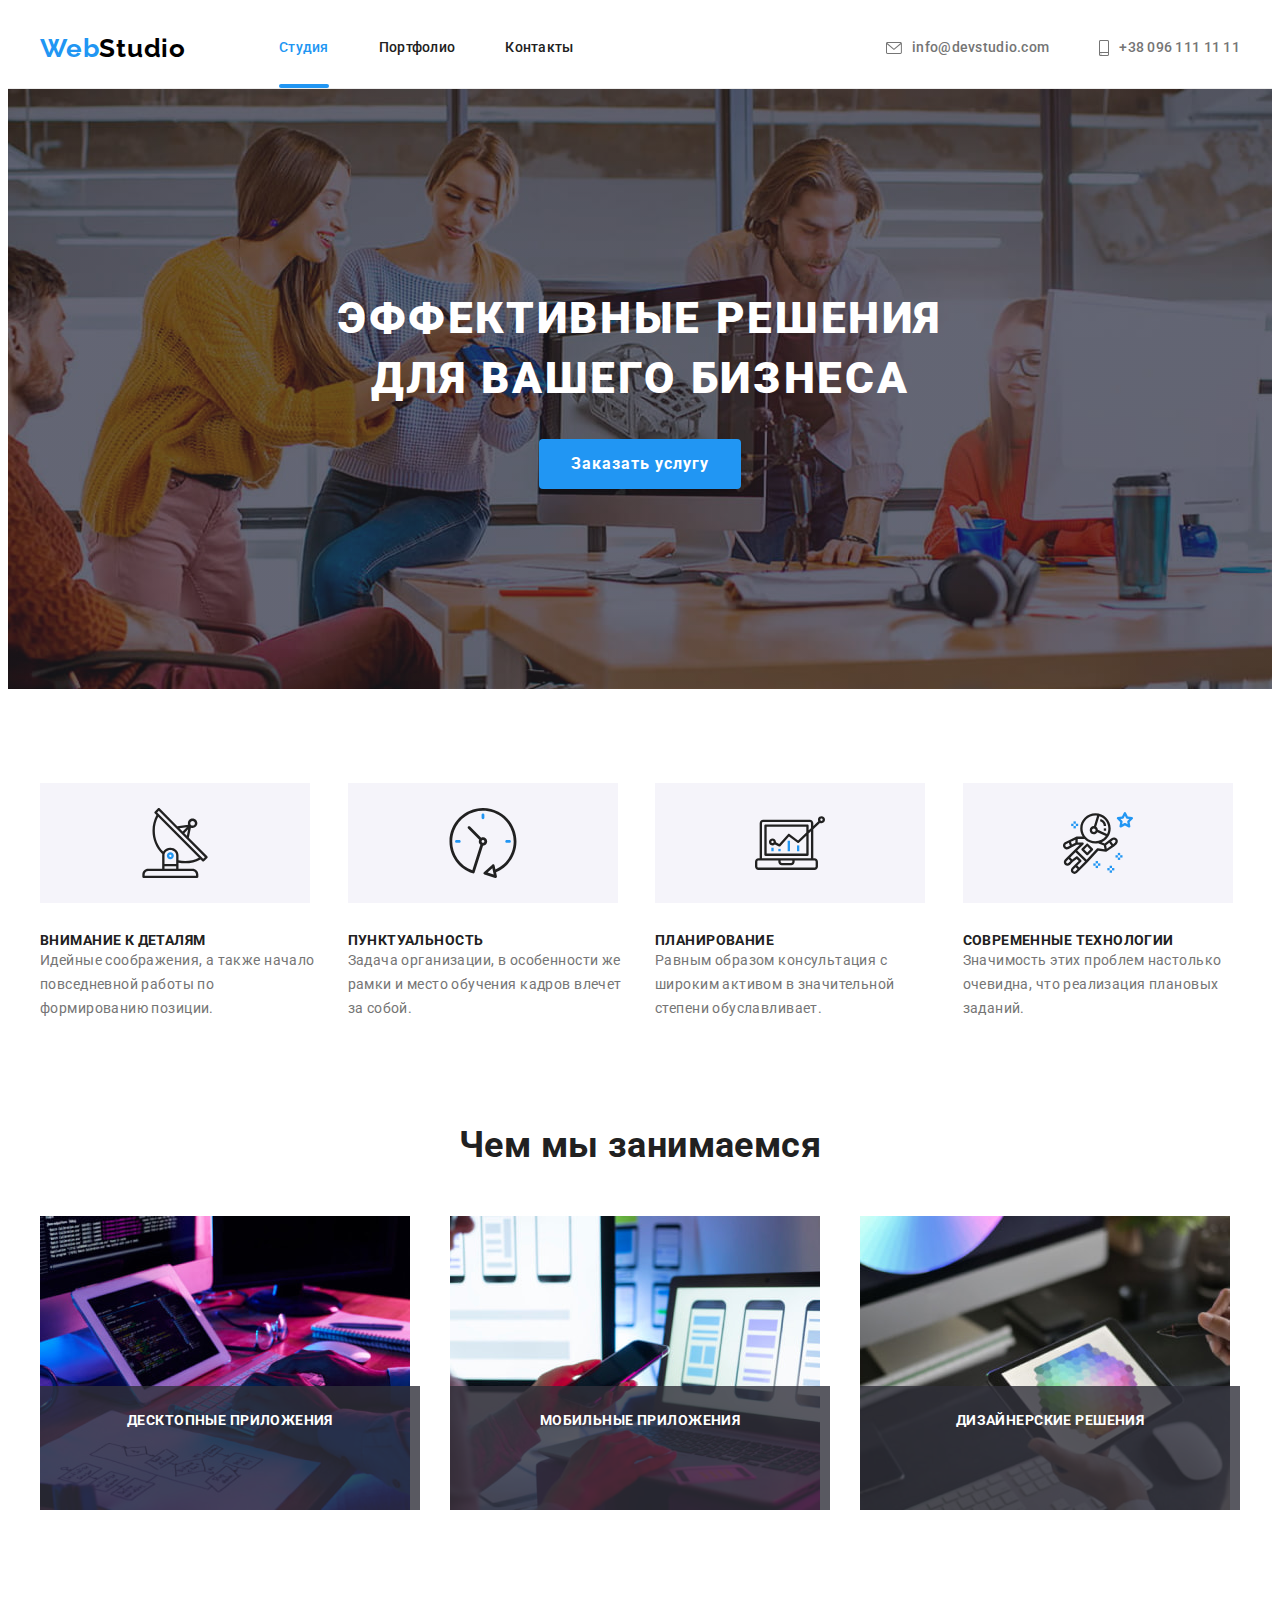
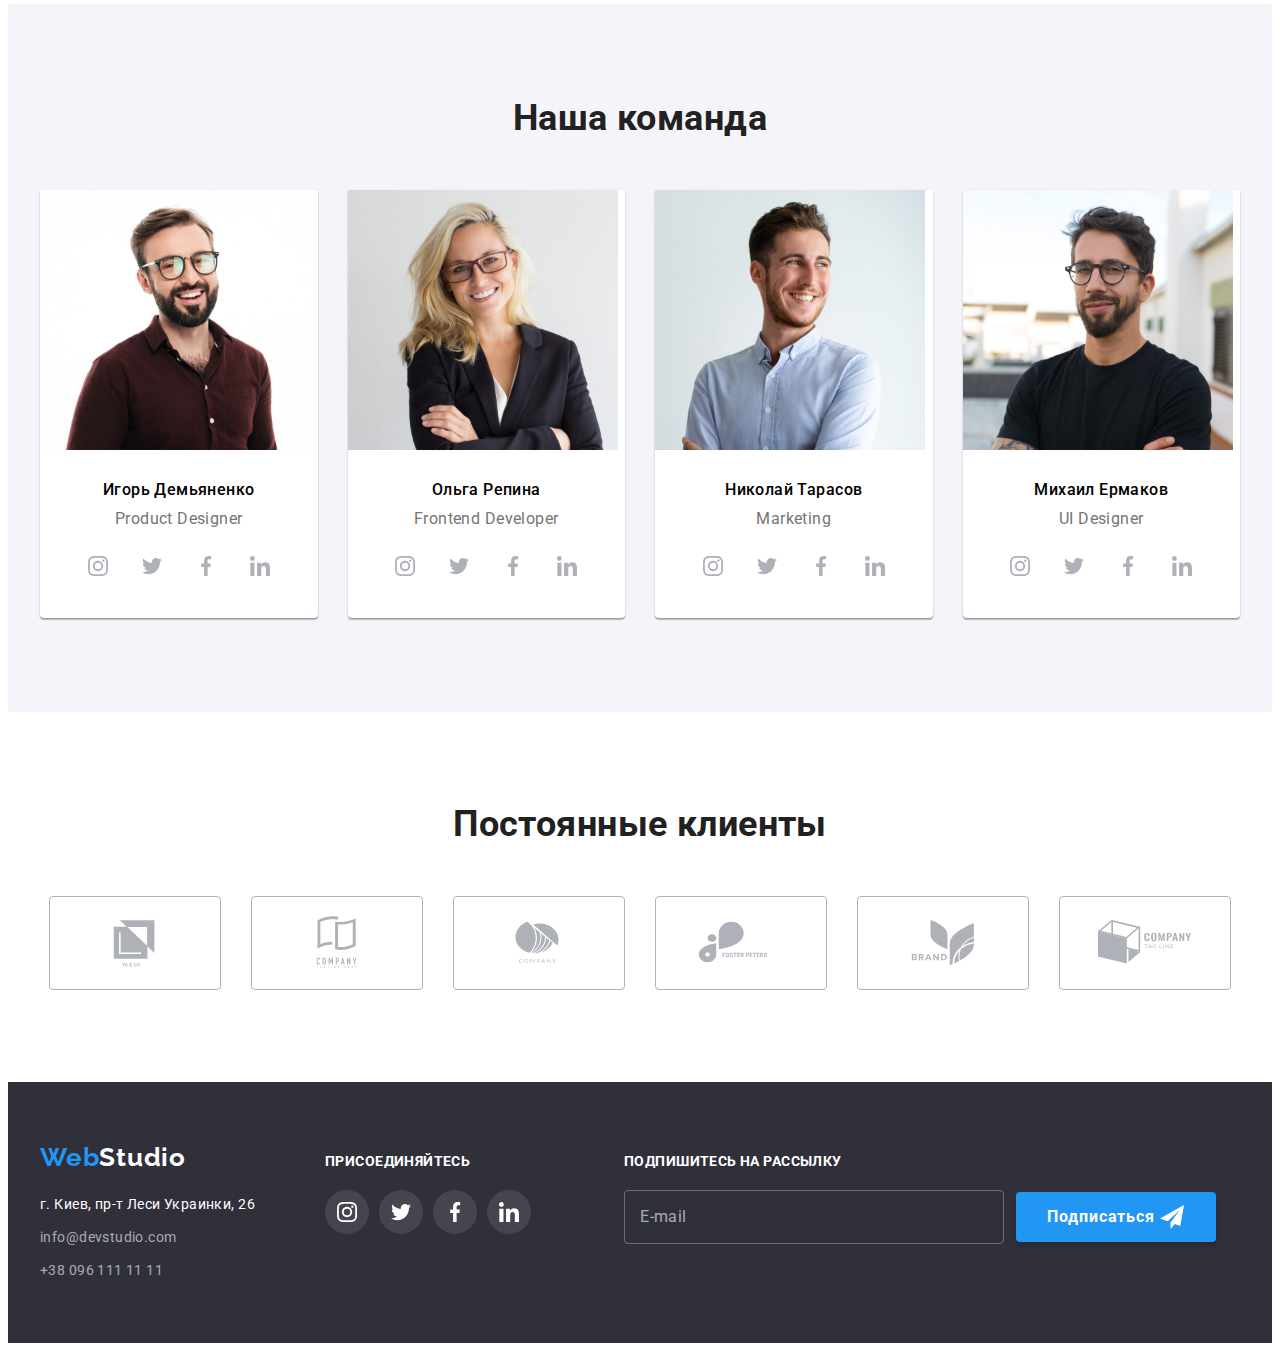
<file: index.html>
<!DOCTYPE html>
<html lang="en">

<head>
  <meta charset="UTF-8" />
  <meta http-equiv="X-UA-Compatible" content="IE=edge" />
  <meta name="viewport" content="width=device-width, initial-scale=1.0" />
  <title>Web Studio</title>
  <!-- Project fonts -->
  <link rel="preconnect" href="https://fonts.googleapis.com" />
  <link rel="preconnect" href="https://fonts.gstatic.com" crossorigin />
  <link href="https://fonts.googleapis.com/css2?family=Raleway:wght@700&family=Roboto:wght@400;500;700;900&display=swap"
    rel="stylesheet" />
  <!-- Normalize -->
  <link rel="stylesheet" href="https://cdnjs.cloudflare.com/ajax/libs/modern-normalize/1.1.0/modern-normalize.min.css"
    integrity="sha512-wpPYUAdjBVSE4KJnH1VR1HeZfpl1ub8YT/NKx4PuQ5NmX2tKuGu6U/JRp5y+Y8XG2tV+wKQpNHVUX03MfMFn9Q=="
    crossorigin="anonymous" referrerpolicy="no-referrer" />
  <!-- Custom styles -->
  <link rel="stylesheet" href="./css/styles.css" />
  <link rel="stylesheet" href="./css/main.min.css" />
</head>

<body>
  <!-- Шапка  сайту-->
  <header class="header">
    <div class="header__container container ">
      <a href="./index.html" class="header__logo logo">Web<span class="logo--black">Studio</span> </a>
      <nav class="navigation">
        <ul class="navigation__list list">
          <li class="navigation__item">
            <a class="navigation__link navigation__link--current" href="./index.html">Студия</a>
          </li>
          <li class="navigation__item">
            <a class="navigation__link" href="./portfolio.html">Портфолио</a>
          </li>
          <li class="navigation__item">
            <a class="navigation__link" href="#contacts">Контакты</a>
          </li>
        </ul>
      </nav>
      <ul class="header-contacts__list list">
        <li class="header-contacts__item">
          <a class="header-contacts__link" href="mailto:info@devstudio.com">
            <svg class="header-contacts__icon" width="16px" height="12px">
              <use href="./images/sprite.svg#icon-envelope "></use>
            </svg>
            info@devstudio.com</a>
        </li>
        <li class="header-contacts__item">
          <a class="header-contacts__link" href="tel:380961111111">
            <svg class="header-contacts__icon" width="10px" height="16px">
              <use href="./images/sprite.svg#icon-smartphone "></use>
            </svg>
            +38 096 111 11 11</a>
        </li>
      </ul>
    </div>
  </header>
  <main>
    <!-- Секція "герой" -->
    <section class="hero">
      <div class="container">
        <h1 class="hero__title">Эффективные решения для вашего бизнеса</h1>
        <button class="button" type="button" name="order" data-modal-open>
          Заказать услугу
        </button>
        <div class="modal-form__backdrop is-hidden" data-modal>
          <div class="modal-form__section">
            <button class="modal-form__close-btn" data-modal-close>
              <svg width="11px" height="11px">
                <use href="./images/sprite.svg#icon-vector"></use>
              </svg>
            </button>
            <form class="modal-form" autocomplete="off">
              <b class="modal-form__title">Оставьте свои данные, мы вам перезвоним</b>
              <!-- Ім`я -->
              <label class="modal-form__field">
                <span class="modal-form__label">Имя</span>
                <span class="modal-form__container">
                  <input type="text" class="modal-form__input" name="name" placeholder=" " />
                  <svg class="modal-form__icon" width="18" height="18">
                    <use href="./images/sprite.svg#icon-name"></use>
                  </svg>
                </span>
              </label>
              <!-- Телефон -->
              <label class="modal-form__field">
                <span class="modal-form__label">Телефон</span>
                <span class="modal-form__container">
                  <input type="tel" class="modal-form__input" name="tel" placeholder=" " />
                  <svg class="modal-form__icon" width="18" height="18">
                    <use href="./images/sprite.svg#icon-phone"></use>
                  </svg>
                </span>
              </label>
              <!-- Пошта -->
              <label class="modal-form__field">
                <span class="modal-form__label">Почта</span>
                <span class="modal-form__container">
                  <input type="email" class="modal-form__input" name="email" placeholder=" " />
                  <svg class="modal-form__icon" width="18" height="18">
                    <use href="./images/sprite.svg#icon-mail"></use>
                  </svg>
                </span>
              </label>
              <!-- Коментар -->
              <label class="modal-form__field">
                <span class="modal-form__label">Коментарии</span>
                <textarea class="modal-form__textarea modal-form__input" name="feedback" rows="5" placeholder="Введите текст"></textarea>
              </label>
              <!-- Згода на умови договору -->
              <label class="modal-form__checkbox-label">
                <input type="checkbox" class="modal-form__checkbox" name="checkbox" />
                <span class="modal-form__checkbox--custom">
                  <svg class="modal-form__checkbox-icon" width="16" height="15">
                    <use href="./images/sprite.svg#icon-checked"></use>
                  </svg>
                </span>
                <span class="modal-form__polyce">Соглашаюсь с рассылкой и принимаю <a href="" class="modal-form__contract">Условия
                    договора</a></span>
              </label>
              <!-- Кнопка "Відправити" -->
              <button class="button" type="submit">Отправить</button>
            </form>
          </div>        
        </div>
      </div>
    </section>
    <!-- Секція "переваги" (назва секції прихована)-->
    <section class="advantage">
      <div class="container">
        <h2 class="section-title invisible">Преимущества</h2>
        <ul class="advantage__list list grid">
          <li class="advantage__item grid__item">
            <div class="advantage__picture-box">
              <svg class="advantage__icon" width="70" height="70">
                <use href="./images/sprite.svg#icon-antenna"></use>
              </svg>
            </div>
            <h3 class="advantage__title">Внимание к деталям</h3>
            <p class="advantage__text">
              Идейные соображения, а также начало повседневной работы по формированию позиции.
            </p>
          </li>
          <li class="advantage__item grid__item">
            <div class="advantage__picture-box">
              <svg class="advantage__icon" width="70" height="70">
                <use href="./images/sprite.svg#icon-clock"></use>
              </svg>
            </div>
            <h3 class="advantage__title">Пунктуальность</h3>
            <p class="advantage__text">
              Задача организации, в особенности же рамки и место обучения кадров влечет за собой.
            </p>
          </li>
          <li class="advantage__item grid__item">
            <div class="advantage__picture-box">
              <svg class="advantage__icon" width="70" height="70">
                <use href="./images/sprite.svg#icon-diagram"></use>
              </svg>
            </div>
            <h3 class="advantage__title">Планирование</h3>
            <p class="advantage__text">
              Равным образом консультация с широким активом в значительной степени обуславливает.
            </p>
          </li>
          <li class="advantage__item grid__item">
            <div class="advantage__picture-box">
              <svg class="advantage__icon" width="70" height="70">
                <use href="./images/sprite.svg#icon-astronaut"></use>
              </svg>
            </div>
            <h3 class="advantage__title">Современные технологии</h3>
            <p class="advantage__text">
              Значимость этих проблем настолько очевидна, что реализация плановых заданий.
            </p>
          </li>
        </ul>
      </div>
    </section>
    <!-- Секція "Чим ми займаємось" -->
    <section class="profile">
      <div class="container">
        <h2 class="profile__section-title section-title">Чем мы занимаемся</h2>
        <ul class="profile__list list grid">
          <li class="profile__item grid__item">
            <img class="pic" src="./images/work/img1.jpg" alt="Web development" width="370" />
            <p class="profile__title">десктопные приложения</p>
          </li>
          <li class="profile__item grid__item">
            <img src="./images/work/img2.jpg" alt="Mobile applications" width="370" />
            <p class="profile__title">мобильные приложения</p>
          </li>
          <li class="profile__item grid__item">
            <img src="./images/work/img3.jpg" alt="Design" width="370" />
            <p class="profile__title">дизайнерские решения</p>
          </li>
        </ul>
      </div>
    </section>
    <!-- Секція "команда" -->
    <section class="team">
      <div class="container">
        <h2 class="team__section-title section-title">Наша команда</h2>
        <ul class="team__list list grid">
          <li class="team__item grid__item">
            <img src="./images/team/img1.jpg" alt="photo by Igor Demyanenko" width="270" />
            <div class="team__member-box">
              <h3 class="team__member-name">Игорь Демьяненко</h3>
              <p class="team__member-position" lang="en">Product Designer</p>
              <ul class="social-net list">
                <li class="social-net__item">
                  <a class="social-net__link" href="" target="_blank" rel="noopener noreferrer" aria-label="Instagram">
                    <svg class="social-net__icon" width="20" height="20">
                      <use href="./images/sprite.svg#icon-instagram"></use>
                    </svg>
                  </a>
                </li>
                <li class="social-net__item">
                  <a class="social-net__link" href="" target="_blank" rel="noopener noreferrer" aria-label="twitter">
                    <svg class="social-net__icon" width="20" height="20">
                      <use href="./images/sprite.svg#icon-twitter"></use>
                    </svg>
                  </a>
                </li>
                <li class="social-net__item">
                  <a class="social-net__link" href="" target="_blank" rel="noopener noreferrer" aria-label="facebook">
                    <svg class="social-net__icon" width="20" height="20">
                      <use href="./images/sprite.svg#icon-facebook"></use>
                    </svg>
                  </a>
                </li>
                <li class="social-net__item">
                  <a class="social-net__link" href="" target="_blank" rel="noopener noreferrer" aria-label="linkedin">
                    <svg class="social-net__icon" width="20" height="20">
                      <use href="./images/sprite.svg#icon-linkedin"></use>
                    </svg>
                  </a>
                </li>
              </ul>
            </div>
          </li>
          <li class="team__item grid__item">
            <img src="./images/team/img2.jpg" alt="photo by Olga Repina" width="270" />
            <div class="team__member-box">
              <h3 class="team__member-name">Ольга Репина</h3>
              <p class="team__member-position" lang="en">Frontend Developer</p>
              <ul class="social-net list">
                <li class="social-net__item">
                  <a class="social-net__link" href="" target="_blank" rel="noopener noreferrer" aria-label="Instagram">
                    <svg class="social-net__icon" width="20" height="20">
                      <use href="./images/sprite.svg#icon-instagram"></use>
                    </svg>
                  </a>
                </li>
                <li class="social-net__item">
                  <a class="social-net__link" href="" target="_blank" rel="noopener noreferrer" aria-label="twitter">
                    <svg class="social-net__icon" width="20" height="20">
                      <use href="./images/sprite.svg#icon-twitter"></use>
                    </svg>
                  </a>
                </li>
                <li class="social-net__item">
                  <a class="social-net__link" href="" target="_blank" rel="noopener noreferrer" aria-label="facebook">
                    <svg class="social-net__icon" width="20" height="20">
                      <use href="./images/sprite.svg#icon-facebook"></use>
                    </svg>
                  </a>
                </li>
                <li class="social-net__item">
                  <a class="social-net__link" href="" target="_blank" rel="noopener noreferrer" aria-label="linkedin">
                    <svg class="social-net__icon" width="20" height="20">
                      <use href="./images/sprite.svg#icon-linkedin"></use>
                    </svg>
                  </a>
                </li>
              </ul>
            </div>
          </li>
          <li class="team__item grid__item">
            <img src="./images/team/img3.jpg" alt="photo by Nikolai Tarasov" width="270" />
            <div class="team__member-box">
              <h3 class="team__member-name">Николай Тарасов</h3>
              <p class="team__member-position" lang="en">Marketing</p>
              <ul class="social-net list">
                <li class="social-net__item">
                  <a class="social-net__link" href="" target="_blank" rel="noopener noreferrer" aria-label="Instagram">
                    <svg class="social-net__icon" width="20" height="20">
                      <use href="./images/sprite.svg#icon-instagram"></use>
                    </svg>
                  </a>
                </li>
                <li class="social-net__item">
                  <a class="social-net__link" href="" target="_blank" rel="noopener noreferrer" aria-label="twitter">
                    <svg class="social-net__icon" width="20" height="20">
                      <use href="./images/sprite.svg#icon-twitter"></use>
                    </svg>
                  </a>
                </li>
                <li class="social-net__item">
                  <a class="social-net__link" href="" target="_blank" rel="noopener noreferrer" aria-label="facebook">
                    <svg class="social-net__icon" width="20" height="20">
                      <use href="./images/sprite.svg#icon-facebook"></use>
                    </svg>
                  </a>
                </li>
                <li class="social-net__item">
                  <a class="social-net__link" href="" target="_blank" rel="noopener noreferrer" aria-label="linkedin">
                    <svg class="social-net__icon" width="20" height="20">
                      <use href="./images/sprite.svg#icon-linkedin"></use>
                    </svg>
                  </a>
                </li>
              </ul>
            </div>
          </li>
          <li class="team__item grid__item">
            <img src="./images/team/img4.jpg" alt="photo by Mikhail Ermakov" width="270" />
            <div class="team__member-box">
              <h3 class="team__member-name">Михаил Ермаков</h3>
              <p class="team__member-position" lang="en">UI Designer</p>
              <ul class="social-net list">
                <li class="social-net__item">
                  <a class="social-net__link" href="" target="_blank" rel="noopener noreferrer" aria-label="Instagram">
                    <svg class="social-net__icon" width="20" height="20">
                      <use href="./images/sprite.svg#icon-instagram"></use>
                    </svg>
                  </a>
                </li>
                <li class="social-net__item">
                  <a class="social-net__link" href="" target="_blank" rel="noopener noreferrer" aria-label="twitter">
                    <svg class="social-net__icon" width="20" height="20">
                      <use href="./images/sprite.svg#icon-twitter"></use>
                    </svg>
                  </a>
                </li>
                <li class="social-net__item">
                  <a class="social-net__link" href="" target="_blank" rel="noopener noreferrer" aria-label="facebook">
                    <svg class="social-net__icon" width="20" height="20">
                      <use href="./images/sprite.svg#icon-facebook"></use>
                    </svg>
                  </a>
                </li>
                <li class="social-net__item">
                  <a class="social-net__link" href="" target="_blank" rel="noopener noreferrer" aria-label="linkedin">
                    <svg class="social-net__icon" width="20" height="20">
                      <use href="./images/sprite.svg#icon-linkedin"></use>
                    </svg>
                  </a>
                </li>
              </ul>
            </div>
          </li>
        </ul>
      </div>
    </section>
    <!-- Секція "Постійні клієнти" -->
    <section class="customers">
      <div class="container">
        <h2 class="customers__section-title section-title">Постоянные клиенты</h2>
        <ul class="customers__list list">
          <li class="customers__item">
            <a class="customers__link" href="">
              <svg class="customers__icon" width="106" height="60">
                <use href="./images/sprite.svg#icon-logo1"></use>
              </svg>
            </a>
          </li>
          <li class="customers__item">
            <a class="customers__link" href="">
              <svg class="customers__icon" width="106" height="60">
                <use href="./images/sprite.svg#icon-logo2"></use>
              </svg>
            </a>
          </li>
          <li class="customers__item">
            <a class="customers__link" href="">
              <svg class="customers__icon" width="106" height="60">
                <use href="./images/sprite.svg#icon-logo3"></use>
              </svg>
            </a>
          </li>
          <li class="customers__item">
            <a class="customers__link" href="">
              <svg class="customers__icon" width="106" height="60">
                <use href="./images/sprite.svg#icon-logo4"></use>
              </svg>
            </a>
          </li>
          <li class="customers__item">
            <a class="customers__link" href="">
              <svg class="customers__icon" width="106" height="60">
                <use href="./images/sprite.svg#icon-logo5"></use>
              </svg>
            </a>
          </li>
          <li class="customers__item">
            <a class="customers__link" href="">
              <svg class="customers__icon" width="106" height="60">
                <use href="./images/sprite.svg#icon-logo6"></use>
              </svg>
            </a>
          </li>
        </ul>
      </div>
    </section>
  </main>
  <!-- Підвал сайту -->
  <footer class="footer">
    <div class="footer__container container">
      <div class="address__container">
        <a class="footer__logo logo" href="./index.html">Web<span class="logo--white">Studio</span> </a>
        <address class="address" id="contacts">
          <ul class="address__list list">
            <li class="address__item">
              <a class="address__map" href="//goo.gl/maps/XvVAJL7zwZZcy64VA" target="_blank" rel="noopener noreferrer">г. Киев,
                пр-т Леси Украинки, 26</a>
            </li>
            <li class="address__item">
              <a class="address__mail" href="mailto:info@devstudio.com">info@devstudio.com</a>
            </li>
            <li class="address__item">
              <a class="address__tel" href="tel:380961111111">+38 096 111 11 11</a>
            </li>
          </ul>
        </address>
      </div>
      <div class="call">
        <h3 class="call__title">Присоединяйтесь</h3>
        <ul class="social-net  list">
          <li class="social-net__item">
            <a class="social-net__link--dark" href="" target="_blank" rel="noopener noreferrer" aria-label="Instagram">
              <svg class="social-net__icon--dark" width="20" height="20">
                <use href="./images/sprite.svg#icon-instagram"></use>
              </svg>
            </a>
          </li>
          <li class="social-net__item">
            <a class="social-net__link--dark" href="" target="_blank" rel="noopener noreferrer" aria-label="twitter">
              <svg class="social-net__icon--dark" width="20" height="20">
                <use href="./images/sprite.svg#icon-twitter"></use>
              </svg>
            </a>
          </li>
          <li class="social-net__item">
            <a class="social-net__link--dark" href="" target="_blank" rel="noopener noreferrer" aria-label="facebook">
              <svg class="social-net__icon--dark" width="20" height="20">
                <use href="./images/sprite.svg#icon-facebook"></use>
              </svg>
            </a>
          </li>
          <li class="social-net__item">
            <a class="social-net__link--dark" href="" target="_blank" rel="noopener noreferrer" aria-label="linkedin">
              <svg class="social-net__icon--dark" width="20" height="20">
                <use href="./images/sprite.svg#icon-linkedin"></use>
              </svg>
            </a>
          </li>
        </ul>
      </div>
      <div class="subscribe">
        <h3 class="subscribe__title">Подпишитесь на рассылку</h3>
        <form class="subscribe-form">
          <div class="subscribe-form__field">
            <input class="subscribe-form__input" type="email"  name="email" id="email" autocomplete="off" placeholder=" " />
            <label class="subscribe-form__label" for="email" >E-mail</label>
          </div>
          <button class="subscribe-form__btn button" type="submit" >
            Подписаться
            <svg class="subscribe-form__btn-icon" width="24" height="24">
              <use href="./images/sprite.svg#icon-send"></use>
            </svg>
          </button>
        </form>
      </div>
    </div>
  </footer>
  <script src="./js/modal.js"></script>
</body>
</html>
</file>
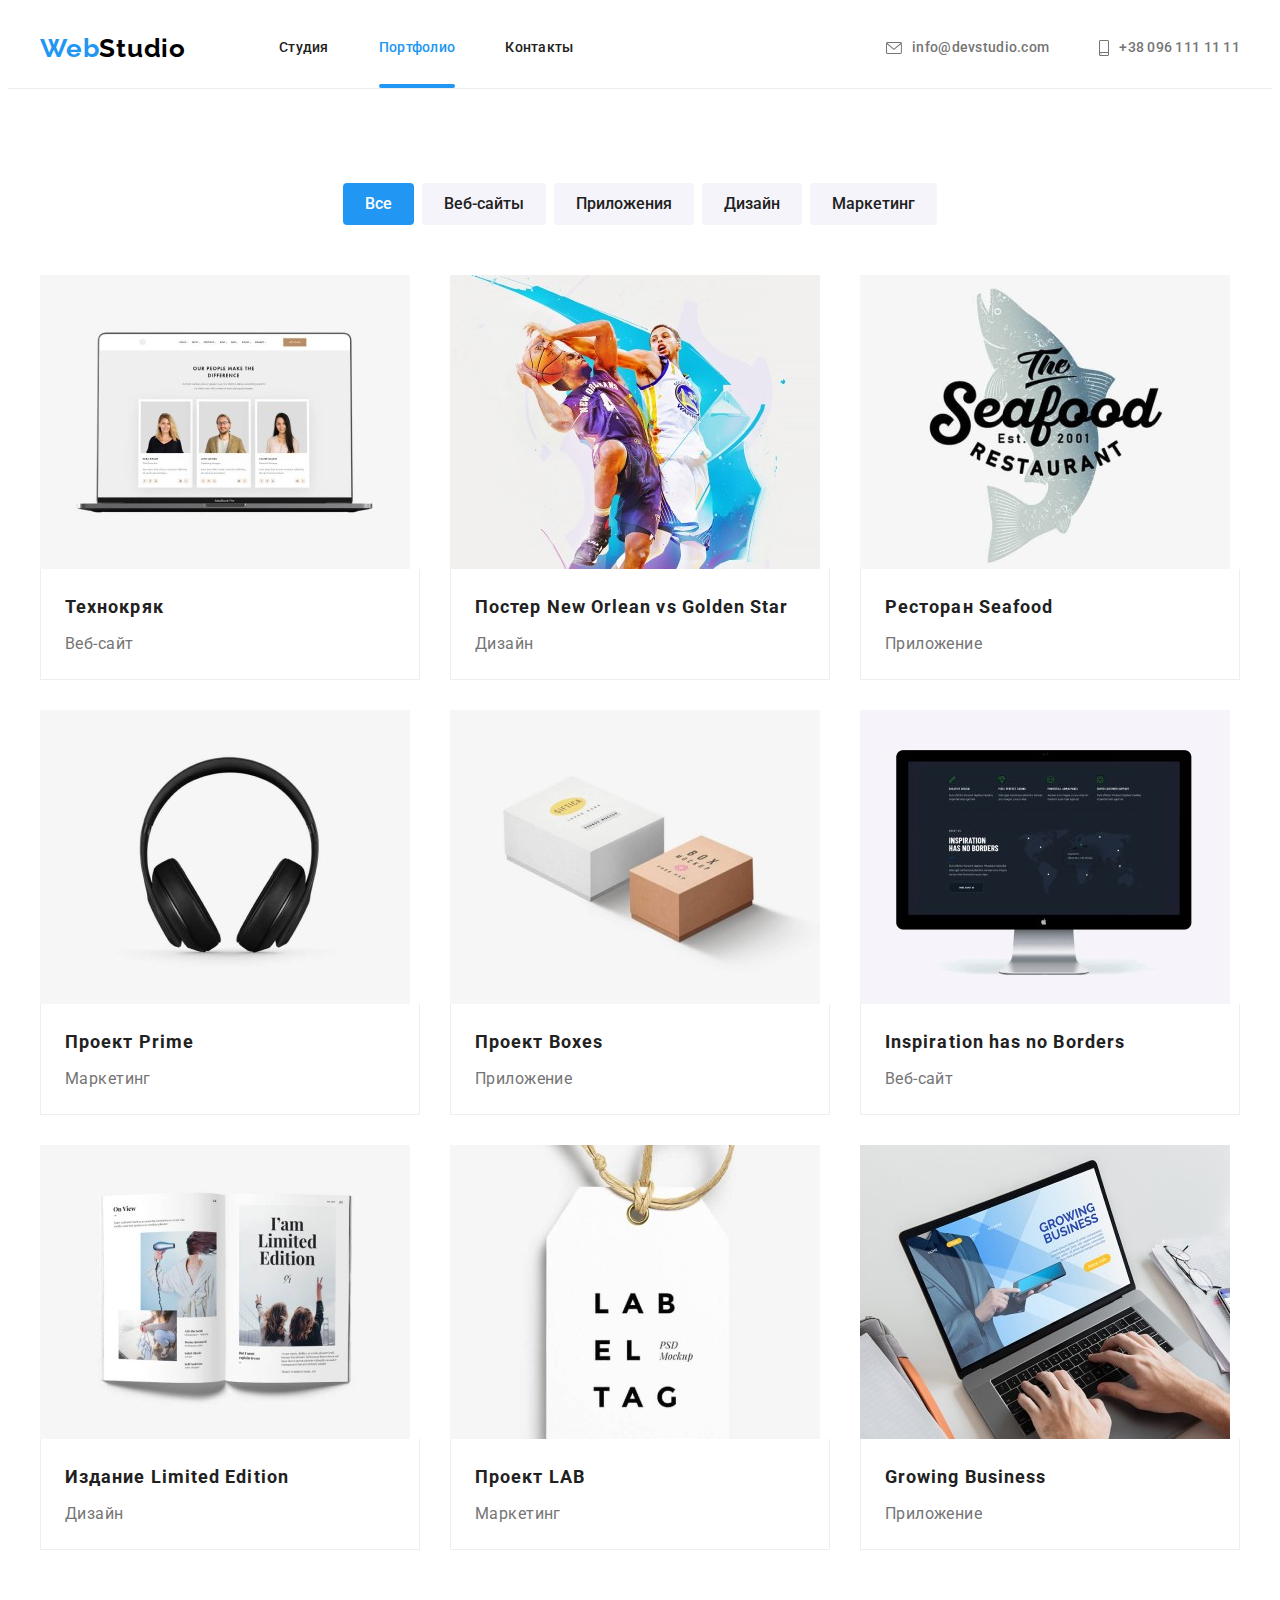
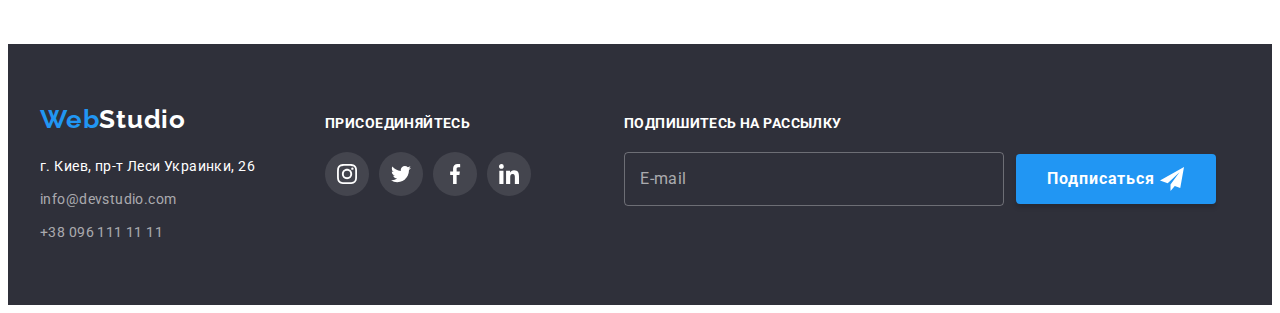
<file: portfolio.html>
<!DOCTYPE html>
<html lang="en">

<head>
  <meta charset="UTF-8" />
  <meta http-equiv="X-UA-Compatible" content="IE=edge" />
  <meta name="viewport" content="width=device-width, initial-scale=1.0" />
  <title>Portfolio</title>
  <!-- Project fonts -->
  <link rel="preconnect" href="https://fonts.googleapis.com" />
  <link rel="preconnect" href="https://fonts.gstatic.com" crossorigin />
  <link href="https://fonts.googleapis.com/css2?family=Raleway:wght@700&family=Roboto:wght@400;500;700;900&display=swap"
    rel="stylesheet" />
  <!-- Normalize -->
  <link rel="stylesheet" href="https://cdnjs.cloudflare.com/ajax/libs/modern-normalize/1.1.0/modern-normalize.min.css"
    integrity="sha512-wpPYUAdjBVSE4KJnH1VR1HeZfpl1ub8YT/NKx4PuQ5NmX2tKuGu6U/JRp5y+Y8XG2tV+wKQpNHVUX03MfMFn9Q=="
    crossorigin="anonymous" referrerpolicy="no-referrer" />
  <!-- Custom styles -->
  <link rel="stylesheet" href="./css/styles.css" />
  <link rel="stylesheet" href="./css/main.min.css" />
</head>

<body>
  <!-- Шапка сайту -->
  <header class="header">
    <div class="header__container container ">
      <a href="./index.html" class="header__logo logo">Web<span class="logo--black">Studio</span> </a>
      <nav class="navigation">
        <ul class="navigation__list list">
          <li class="navigation__item">
            <a class="navigation__link" href="./index.html">Студия</a>
          </li>
          <li class="navigation__item">
            <a class="navigation__link navigation__link--current" href="./portfolio.html">Портфолио</a>
          </li>
          <li class="navigation__item">
            <a class="navigation__link" href="#contacts">Контакты</a>
          </li>
        </ul>
      </nav>
      <ul class="header-contacts__list list">
        <li class="header-contacts__item">
          <a class="header-contacts__link" href="mailto:info@devstudio.com">
            <svg class="header-contacts__icon" width="16px" height="12px">
              <use href="./images/sprite.svg#icon-envelope "></use>
            </svg>
            info@devstudio.com</a>
        </li>
        <li class="header-contacts__item">
          <a class="header-contacts__link" href="tel:380961111111">
            <svg class="header-contacts__icon" width="10px" height="16px">
              <use href="./images/sprite.svg#icon-smartphone "></use>
            </svg>
            +38 096 111 11 11</a>
        </li>
      </ul>
    </div>
  </header>
  <main>
    <section class="portfolio">
      <h1 class="invisible">Портфолио</h1>
      <!-- Кнопки вибору -->
      <div class="container">
        <ul class="portfolio__btn-list list">
          <li class="portfolio__btn-item"><button class="portfolio__btn portfolio__btn--current" type="button">Все</button></li>
          <li class="portfolio__btn-item"><button class="portfolio__btn" type="button">Веб-сайты</button></li>
          <li class="portfolio__btn-item"><button class="portfolio__btn" type="button">Приложения</button></li>
          <li class="portfolio__btn-item"><button class="portfolio__btn" type="button">Дизайн</button></li>
          <li class="portfolio__btn-item"><button class="portfolio__btn" type="button">Маркетинг</button></li>
        </ul>
        <!-- Картки вибіркового перегляду  -->
        <ul class="portfolio-card__list list grid">
          <li class="portfolio-card__item grid__item">
            <a class="portfolio-card__link" href="">
              <div class="portfolio-card__window">
                <img src="./images/portfolio/img1.jpg" width="370" alt="Технокряк" />
                <div class="portfolio-card__overlay">
                  <p class="portfolio-card__top-text">
                    Ресурс предлагает комплексные предложения с разным уровнем функционала и
                    сервисов. Все это позволит посетителю получить исчерпывающие сведения о
                    компании или частном лице.
                  </p>
                </div>
              </div>
              <div class="portfolio-card__text-block">
                <h2 class="portfolio-card__title">Технокряк</h2>
                <p class="portfolio-card__type">Веб-сайт</p>
              </div>
            </a>
          </li>
          <li class="portfolio-card__item grid__item">
            <a class="portfolio-card__link" href="">
              <div class="portfolio-card__window">
                <img src="./images/portfolio/img2.jpg" width="370" alt="Постер New Orlean vs Golden Star" />
                <div class="portfolio-card__overlay">
                  <p class="portfolio-card__top-text">
                    Ресурс предлагает комплексные предложения с разным уровнем функционала и
                    сервисов. Все это позволит посетителю получить исчерпывающие сведения о
                    компании или частном лице.
                  </p>
                </div>
              </div>
              <div class="portfolio-card__text-block">
                <h2 class="portfolio-card__title">Постер New Orlean vs Golden Star</h2>
                <p class="portfolio-card__type">Дизайн</p>
              </div>
            </a>
          </li>
          <li class="portfolio-card__item grid__item">
            <div class="portfolio-card__window">
              <a class="portfolio-card__link" href="">
                <img src="./images/portfolio/img3.jpg" width="370" alt="Ресторан Seafood" />
                <div class="portfolio-card__overlay">
                  <p class="portfolio-card__top-text">
                    Ресурс предлагает комплексные предложения с разным уровнем функционала и
                    сервисов. Все это позволит посетителю получить исчерпывающие сведения о
                    компании или частном лице.
                  </p>
                </div>
            </div>
            <div class="portfolio-card__text-block">
              <h2 class="portfolio-card__title">Ресторан Seafood</h2>
              <p class="portfolio-card__type">Приложение</p>
            </div>
            </a>
          </li>
          <li class="portfolio-card__item grid__item">
            <a class="portfolio-card__link" href="">
              <div class="portfolio-card__window">
                <img src="./images/portfolio/img4.jpg" width="370" alt="Проект Prime" />
                <div class="portfolio-card__overlay">
                  <p class="portfolio-card__top-text">
                    Ресурс предлагает комплексные предложения с разным уровнем функционала и
                    сервисов. Все это позволит посетителю получить исчерпывающие сведения о
                    компании или частном лице.
                  </p>
                </div>
              </div>
              <div class="portfolio-card__text-block">
                <h2 class="portfolio-card__title">Проект Prime</h2>
                <p class="portfolio-card__type">Маркетинг</p>
              </div>
            </a>
          </li>
          <li class="portfolio-card__item grid__item">
            <a class="portfolio-card__link" href="">
              <div class="portfolio-card__window">
                <img src="./images/portfolio/img5.jpg" width="370" alt="Проект Boxes" />
                <div class="portfolio-card__overlay">
                  <p class="portfolio-card__top-text">
                    Ресурс предлагает комплексные предложения с разным уровнем функционала и
                    сервисов. Все это позволит посетителю получить исчерпывающие сведения о
                    компании или частном лице.
                  </p>
                </div>
              </div>
              <div class="portfolio-card__text-block">
                <h2 class="portfolio-card__title">Проект Boxes</h2>
                <p class="portfolio-card__type">Приложение</p>
              </div>
            </a>
          </li>
          <li class="portfolio-card__item grid__item">
            <a class="portfolio-card__link" href="">
              <div class="portfolio-card__window">
                <img src="./images/portfolio/img6.jpg" width="370" alt="Inspiration has no Borders" />
                <div class="portfolio-card__overlay">
                  <p class="portfolio-card__top-text">
                    Ресурс предлагает комплексные предложения с разным уровнем функционала и
                    сервисов. Все это позволит посетителю получить исчерпывающие сведения о
                    компании или частном лице.
                  </p>
                </div>
              </div>
              <div class="portfolio-card__text-block">
                <h2 class="portfolio-card__title">Inspiration has no Borders</h2>
                <p class="portfolio-card__type">Веб-сайт</p>
              </div>
            </a>
          </li>
          <li class="portfolio-card__item grid__item">
            <a class="portfolio-card__link" href="">
              <div class="portfolio-card__window">
                <img src="./images/portfolio/img7.jpg" width="370" alt="Издание Limited Edition" />
                <div class="portfolio-card__overlay">
                  <p class="portfolio-card__top-text">
                    Ресурс предлагает комплексные предложения с разным уровнем функционала и
                    сервисов. Все это позволит посетителю получить исчерпывающие сведения о
                    компании или частном лице.
                  </p>
                </div>
              </div>
              <div class="portfolio-card__text-block">
                <h2 class="portfolio-card__title">Издание Limited Edition</h2>
                <p class="portfolio-card__type">Дизайн</p>
              </div>
            </a>
          </li>
          <li class="portfolio-card__item grid__item">
            <a class="portfolio-card__link" href="">
              <div class="portfolio-card__window">
                <img src="./images/portfolio/img8.jpg" width="370" alt="Проект LAB" />
                <div class="portfolio-card__overlay">
                  <p class="portfolio-card__top-text">
                    Ресурс предлагает комплексные предложения с разным уровнем функционала и
                    сервисов. Все это позволит посетителю получить исчерпывающие сведения о
                    компании или частном лице.
                  </p>
                </div>
              </div>
              <div class="portfolio-card__text-block">
                <h2 class="portfolio-card__title">Проект LAB</h2>
                <p class="portfolio-card__type">Маркетинг</p>
              </div>
            </a>
          </li>
          <li class="portfolio-card__item grid__item">
            <a class="portfolio-card__link" href="">
              <div class="portfolio-card__window">
                <img src="./images/portfolio/img9.jpg" width="370" alt="Growing Business" />
                <div class="portfolio-card__overlay">
                  <p class="portfolio-card__top-text">
                    Ресурс предлагает комплексные предложения с разным уровнем функционала и
                    сервисов. Все это позволит посетителю получить исчерпывающие сведения о
                    компании или частном лице.
                  </p>
                </div>
              </div>
              <div class="portfolio-card__text-block">
                <h2 class="portfolio-card__title">Growing Business</h2>
                <p class="portfolio-card__type">Приложение</p>
              </div>
            </a>
          </li>
        </ul>
      </div>
    </section>
  </main>
  <footer class="footer">
    <div class="footer__container container">
      <div class="address__container">
        <a class="footer__logo logo" href="./index.html">Web<span class="logo--white">Studio</span> </a>
        <address class="address" id="contacts">
          <ul class="address__list list">
            <li class="address__item">
              <a class="address__map" href="//goo.gl/maps/XvVAJL7zwZZcy64VA" target="_blank" rel="noopener noreferrer">г.
                Киев,
                пр-т Леси Украинки, 26</a>
            </li>
            <li class="address__item">
              <a class="address__mail" href="mailto:info@devstudio.com">info@devstudio.com</a>
            </li>
            <li class="address__item">
              <a class="address__tel" href="tel:380961111111">+38 096 111 11 11</a>
            </li>
          </ul>
        </address>
      </div>
      <div class="call">
        <h3 class="call__title">Присоединяйтесь</h3>
        <ul class="social-net  list">
          <li class="social-net__item">
            <a class="social-net__link--dark" href="" target="_blank" rel="noopener noreferrer" aria-label="Instagram">
              <svg class="social-net__icon--dark" width="20" height="20">
                <use href="./images/sprite.svg#icon-instagram"></use>
              </svg>
            </a>
          </li>
          <li class="social-net__item">
            <a class="social-net__link--dark" href="" target="_blank" rel="noopener noreferrer" aria-label="twitter">
              <svg class="social-net__icon--dark" width="20" height="20">
                <use href="./images/sprite.svg#icon-twitter"></use>
              </svg>
            </a>
          </li>
          <li class="social-net__item">
            <a class="social-net__link--dark" href="" target="_blank" rel="noopener noreferrer" aria-label="facebook">
              <svg class="social-net__icon--dark" width="20" height="20">
                <use href="./images/sprite.svg#icon-facebook"></use>
              </svg>
            </a>
          </li>
          <li class="social-net__item">
            <a class="social-net__link--dark" href="" target="_blank" rel="noopener noreferrer" aria-label="linkedin">
              <svg class="social-net__icon--dark" width="20" height="20">
                <use href="./images/sprite.svg#icon-linkedin"></use>
              </svg>
            </a>
          </li>
        </ul>
      </div>
      <div class="subscribe">
        <h3 class="subscribe__title">Подпишитесь на рассылку</h3>
        <form class="subscribe-form">
          <div class="subscribe-form__field">
            <input class="subscribe-form__input" type="email" name="email" id="email" autocomplete="off"
              placeholder=" " />
            <label class="subscribe-form__label" for="email">E-mail</label>
          </div>
          <button class="subscribe-form__btn button" type="submit">
            Подписаться
            <svg class="subscribe-form__btn-icon" width="24" height="24">
              <use href="./images/sprite.svg#icon-send"></use>
            </svg>
          </button>
        </form>
      </div>
    </div>
  </footer>
</body>

</html>
</file>
<file: css/styles.css>

</file>
<file: css/main.min.css>
:root{--primary-font: 'Roboto', sans-serif;--secondary-font: 'Raleway', sans-serif;--primary-text-color: #212121;--secondary-text-color: #757575;--third-text-color: #FFFFFF;--accent-color: #2196f3;--primary-bg-color: #FFFFFF;--secondary-bg-color: #F5F4FA;--third-bg-color: #2F303A;--items: 2;--indent: 30px;--timing-function: cubic-bezier(0.4, 0, 0.2, 1)}.invisible{position:absolute;white-space:nowrap;width:1px;height:1px;overflow:hidden;border:0;padding:0;clip:rect(0 0 0 0);-webkit-clip-path:inset(50%);clip-path:inset(50%);margin:-1px}body{background-color:var(--primary-bg-color);font-family:var(--primary-font);font-size:14px;line-height:1.17;letter-spacing:0.03em}html{scroll-behavior:smooth}.section-title{font-weight:700;font-size:36px;line-height:1.16;text-align:center;color:var(--primary-text-color)}h1,h2,h3,h4,h5,h6,p{margin:0}img{display:block;max-width:100%;height:auto}.list{list-style:none;padding:0;margin:0}.container{width:1200px;padding-left:15px;padding-right:15px;margin-left:auto;margin-right:auto}.grid{display:-webkit-box;display:-ms-flexbox;display:flex;-ms-flex-wrap:wrap;flex-wrap:wrap;gap:var(--indent)}.grid__item{-ms-flex-preferred-size:calc((100% - (var(--items) - 1) * var(--indent)) / var(--items));flex-basis:calc((100% - (var(--items) - 1) * var(--indent)) / var(--items))}.button{display:inline-block;min-width:200px;margin:0 auto;border-radius:4px;padding:10px 32px;border:none;font-family:inherit;font-weight:700;font-size:16px;line-height:1.88;letter-spacing:0.06em;cursor:pointer;background-color:var(--accent-color);color:var(--third-text-color);-webkit-box-shadow:0px 4px 4px rgba(0,0,0,0.15);box-shadow:0px 4px 4px rgba(0,0,0,0.15)}.modal-form__section{position:absolute;top:50%;left:50%;height:580px;width:530px;background-color:#fff;border-radius:4px;-webkit-transform:translate(-50%, -50%) scale(1);transform:translate(-50%, -50%) scale(1);-webkit-transition:-webkit-transform 250ms var(--timing-function);transition:-webkit-transform 250ms var(--timing-function);transition:transform 250ms var(--timing-function);transition:transform 250ms var(--timing-function), -webkit-transform 250ms var(--timing-function)}.modal-form__backdrop{position:fixed;top:0;left:0;width:100%;height:100%;z-index:10;background-color:rgba(0,0,0,0.2);opacity:1;-webkit-transition:opasity 250ms var(--timing-function),visibility 250ms var(--timing-function);transition:opasity 250ms var(--timing-function),visibility 250ms var(--timing-function)}.modal-form__backdrop.is-hidden{opacity:0;visibility:hidden;pointer-events:none}.modal-form__backdrop.is-hidden .modal{-webkit-transform:translate(-50%, -50%) scale(0.9);transform:translate(-50%, -50%) scale(0.9)}.modal-form__close-btn{position:absolute;top:8px;right:8px;display:-webkit-box;display:-ms-flexbox;display:flex;-webkit-box-align:center;-ms-flex-align:center;align-items:center;-webkit-box-pack:center;-ms-flex-pack:center;justify-content:center;width:30px;height:30px;padding:0;border-radius:50%;cursor:pointer;border:1px solid rgba(0,0,0,0.1);background-color:transparent}.modal-form__close-btn:hover,.modal-form__close-btn:focus{fill:var(--accent-color)}.modal-form{display:-webkit-box;display:-ms-flexbox;display:flex;-webkit-box-pack:start;-ms-flex-pack:start;justify-content:flex-start;-webkit-box-orient:vertical;-webkit-box-direction:normal;-ms-flex-direction:column;flex-direction:column;-webkit-box-align:stretch;-ms-flex-align:stretch;align-items:stretch;padding:0 40px}.modal-form__field{position:relative;display:inline-block;text-align:left;margin-bottom:10px}.modal-form__field:focus-within .modal-form__input{border:1px solid var(--accent-color)}.modal-form__title{margin-top:40px;margin-bottom:30px;text-align:center;font-weight:700;font-size:20px;line-height:1.15;letter-spacing:0.03em;color:var(--primary-text-color)}.modal-form__container{position:relative}.modal-form__input{width:100%;padding:11px 10px 11px 42px;margin:0;font:inherit;border:1px solid rgba(33,33,33,0.2);border-radius:4px;outline:transparent}.modal-form__input:not(:placeholder-shown){border:1px solid var(--accent-color)}.modal-form__input:focus{outline:var(--accent-color)}.modal-form__input:focus ~ .modal-form__icon,.modal-form__input:not(:placeholder-shown) ~ .modal-form__icon{fill:var(--accent-color)}.modal-form__input:hover{border:1px solid var(--accent-color);cursor:pointer}.modal-form__input:hover ~ .modal-form__icon{fill:var(--accent-color)}.modal-form__label{display:inline-block;margin-bottom:4px;font-size:12px;line-height:1.17;letter-spacing:0.01em;color:var(--secondary-text-color)}.modal-form__icon{position:absolute;top:50%;left:12px;-webkit-transform:translateY(-50%);transform:translateY(-50%)}.modal-form__textarea{resize:none;padding-left:10px;margin-bottom:10px}.modal-form__checkbox-label{position:relative;padding-left:30px;margin-bottom:30px}.modal-form__checkbox{-webkit-appearance:none;-moz-appearance:none;appearance:none}.modal-form__checkbox:checked+.modal-form__checkbox--custom .modal-form__checkbox-icon{opacity:1}.modal-form__checkbox:checked+.modal-form__checkbox--custom{outline-color:var(--accent-color);background-color:var(--accent-color)}.modal-form__checkbox:focus+.modal-form__checkbox--custom{outline-color:var(--accent-color)}.modal-form__checkbox--custom{position:absolute;padding:0;top:50%;left:12px;-webkit-transform:translateY(-50%);transform:translateY(-50%);width:16px;height:15px;border-radius:2px;outline:2px solid var(--primary-text-color);outline-offset:-2px;-webkit-transition:outline-color 250ms var(--timing-function),background-color 250ms var(--timing-function);transition:outline-color 250ms var(--timing-function),background-color 250ms var(--timing-function)}.modal-form__checkbox-icon{opacity:0;-webkit-transition:opacity 250ms var(--timing-function);transition:opacity 250ms var(--timing-function)}.modal-form__polyce{color:var(--secondary-text-color)}.modal-form__contract{color:var(--accent-color)}.modal-form__contract:focus{outline:1px solid var(--accent-color)}.social-net{display:-webkit-box;display:-ms-flexbox;display:flex;-webkit-box-align:center;-ms-flex-align:center;align-items:center;-webkit-box-pack:center;-ms-flex-pack:center;justify-content:center}.social-net__link{display:-webkit-box;display:-ms-flexbox;display:flex;-webkit-box-align:center;-ms-flex-align:center;align-items:center;-webkit-box-pack:center;-ms-flex-pack:center;justify-content:center;width:44px;height:44px;border-radius:50%;background-color:var(--primary-bg-color);-webkit-transition:color 250ms var(--timing-function);transition:color 250ms var(--timing-function)}.social-net__link:hover,.social-net__link:focus{background-color:var(--accent-color)}.social-net__link:hover .social-net__icon,.social-net__link:focus .social-net__icon{fill:var(--third-text-color)}.social-net__item{margin-right:10px}.social-net__item:last-child{margin-right:0}.social-net__icon{fill:#AFB1B8;-webkit-transition:fill 250ms var(--timing-function);transition:fill 250ms var(--timing-function)}.social-net__link--dark{display:-webkit-box;display:-ms-flexbox;display:flex;-webkit-box-align:center;-ms-flex-align:center;align-items:center;-webkit-box-pack:center;-ms-flex-pack:center;justify-content:center;width:44px;height:44px;border-radius:50%;background-color:rgba(255,255,255,0.1);-webkit-transition:background-color 250ms var(--timing-function);transition:background-color 250ms var(--timing-function)}.social-net__link--dark:hover,.social-net__link--dark:focus{background-color:var(--accent-color)}.social-net__link--dark:hover .social-net__icon--dark,.social-net__link--dark:focus .social-net__icon--dark{fill:var(--third-text-color)}.social-net__icon--dark{fill:var(--third-text-color);-webkit-transition:fill 250ms var(--timing-function);transition:fill 250ms var(--timing-function)}.logo{color:var(--accent-color);font-family:var(--secondary-font);font-weight:700;font-size:26px;line-height:1.19;letter-spacing:0.03em;text-decoration:none}.logo--black{color:black}.logo--white{color:white}.subscribe-form{display:-webkit-box;display:-ms-flexbox;display:flex;-webkit-box-align:center;-ms-flex-align:center;align-items:center;-webkit-box-orient:horizontal;-webkit-box-direction:normal;-ms-flex-direction:row;flex-direction:row;-ms-flex-wrap:wrap;flex-wrap:wrap}.subscribe-form__field{position:relative;overflow:hidden}.subscribe-form__field:focus-within{outline:1px solid rgba(255,255,255,0.8);border-radius:4px}.subscribe-form__input{height:50px;min-width:360px;padding-left:16px;font:inherit;font-size:16px;line-height:1.2;letter-spacing:0.03em;border:1px solid rgba(255,255,255,0.3);border-radius:4px;background-color:transparent;color:rgba(255,255,255,0.8);outline:transparent}.subscribe-form__input:focus+.subscribe-form__label,.subscribe-form__input:not(:placeholder-shown)+.subscribe-form__label{-webkit-transform:translate(-150%, -50%);transform:translate(-150%, -50%)}.subscribe-form__label{position:absolute;top:50%;left:16px;font:inherit;font-size:16px;line-height:1.2;letter-spacing:0.03em;background-color:transparent;color:rgba(255,255,255,0.6);-webkit-transform:translate(0, -50%);transform:translate(0, -50%);-webkit-transition:-webkit-transform 250ms var(--timing-function);transition:-webkit-transform 250ms var(--timing-function);transition:transform 250ms var(--timing-function);transition:transform 250ms var(--timing-function), -webkit-transform 250ms var(--timing-function)}.subscribe-form__btn{position:relative;margin:0 0 0 12px;padding:10px 60px 10px 30px}.subscribe-form__btn-icon{position:absolute;top:50%;right:10%;-webkit-transform:translate(-50%, -50%);transform:translate(-50%, -50%);fill:#FFFFFF}.header{background:var(--primary-bg-color);border-bottom:1px solid #ECECEC}.header__container{display:-webkit-box;display:-ms-flexbox;display:flex;-webkit-box-align:center;-ms-flex-align:center;align-items:center}.header__logo{margin-right:93px}.navigation__list{display:-webkit-box;display:-ms-flexbox;display:flex;-webkit-box-align:center;-ms-flex-align:center;align-items:center;-webkit-box-pack:center;-ms-flex-pack:center;justify-content:center}.navigation__item{margin-right:50px}.navigation__item:last-child{margin:0}.navigation__link{position:relative;display:block;padding-top:32px;padding-bottom:32px;color:var(--primary-text-color);font-weight:500;line-height:1.14;letter-spacing:0.02em;text-decoration:none;-webkit-transition:color 250ms var(--timing-function);transition:color 250ms var(--timing-function)}.navigation__link:hover,.navigation__link:focus{color:var(--accent-color)}.navigation__link--current{color:var(--accent-color)}.navigation__link--current::after{content:"";position:absolute;bottom:0;left:0;width:100%;height:4px;border-radius:2px;background-color:var(--accent-color)}.header-contacts__list{display:-webkit-box;display:-ms-flexbox;display:flex;margin-left:auto;-webkit-box-align:center;-ms-flex-align:center;align-items:center}.header-contacts__item:first-child{margin-right:50px}.header-contacts__link{display:-webkit-box;display:-ms-flexbox;display:flex;-webkit-box-align:center;-ms-flex-align:center;align-items:center;-webkit-box-pack:justify;-ms-flex-pack:justify;justify-content:space-between;padding-top:32px;padding-bottom:32px;font-weight:500;line-height:1.14;letter-spacing:0.02em;list-style:none;text-decoration:none;color:var(--secondary-text-color);-webkit-transition:color 250ms var(--timing-function);transition:color 250ms var(--timing-function)}.header-contacts__link:hover,.header-contacts__link:focus{color:var(--accent-color)}.header-contacts__icon{fill:currentColor;margin-right:10px}.hero{max-width:1600px;margin-left:auto;margin-right:auto;padding-top:200px;padding-bottom:200px;text-align:center;background-color:var(--third-bg-color);background-image:-webkit-gradient(linear, left top, left bottom, from(rgba(47,48,58,0.4)), to(rgba(47,48,58,0.4))),url("../images/bg/hero.jpg");background-image:linear-gradient(to bottom, rgba(47,48,58,0.4), rgba(47,48,58,0.4)),url("../images/bg/hero.jpg");background-repeat:no-repeat;background-position:center;background-size:cover}.hero__title{margin-right:auto;margin-left:auto;width:696px;margin-bottom:30px;font-weight:900;font-size:44px;line-height:1.36;text-align:center;letter-spacing:0.06em;text-transform:uppercase;color:var(--third-text-color)}.advantage{padding-top:94px;padding-bottom:94px}.advantage__picture-box{display:-webkit-box;display:-ms-flexbox;display:flex;-webkit-box-align:center;-ms-flex-align:center;align-items:center;-webkit-box-pack:center;-ms-flex-pack:center;justify-content:center;background-color:#F5F4FA;width:270px;height:120px;margin-bottom:30px}.advantage__icon{fill:var(--primary-text-color);--color2: var(--accent-color)}.advantage__list{display:-webkit-box;display:-ms-flexbox;display:flex;-webkit-box-align:center;-ms-flex-align:center;align-items:center;-webkit-box-pack:justify;-ms-flex-pack:justify;justify-content:space-between}.advantage__item{--items: 4;width:270px}.advantage__item{margin-bottom:10px;color:var(--primary-text-color)}.advantage__title{font-weight:700;font-size:14px;line-height:1.14;text-transform:uppercase}.advantage__text{line-height:1.71;color:var(--secondary-text-color)}.profile{padding-bottom:94px}.profile__item{position:relative;--items: 3}.profile__list{display:-webkit-box;display:-ms-flexbox;display:flex;-webkit-box-align:center;-ms-flex-align:center;align-items:center;-webkit-box-pack:justify;-ms-flex-pack:justify;justify-content:space-between}.profile__section-title{margin-bottom:50px}.profile__title{position:absolute;bottom:0;left:0;content:"";font-weight:700;font-size:14px;line-height:1.14;text-transform:uppercase;text-align:center;padding:27px 0;width:100%;height:70px;color:var(--third-text-color);background-color:rgba(47,48,58,0.8)}.team{padding-top:94px;padding-bottom:94px;background:var(--secondary-bg-color)}.team__section-title{margin-bottom:50px}.team__list{display:-webkit-box;display:-ms-flexbox;display:flex;-webkit-box-align:center;-ms-flex-align:center;align-items:center;-webkit-box-pack:justify;-ms-flex-pack:justify;justify-content:space-between}.team__item{--items: 4;background:var(--primary-bg-color);-webkit-box-shadow:0px 1px 3px rgba(0,0,0,0.12),0px 1px 1px rgba(0,0,0,0.14),0px 2px 1px rgba(0,0,0,0.2);box-shadow:0px 1px 3px rgba(0,0,0,0.12),0px 1px 1px rgba(0,0,0,0.14),0px 2px 1px rgba(0,0,0,0.2);border-radius:0px 0px 4px 4px}.team__member-box{padding-top:30px;padding-bottom:30px}.team__member-name{margin-bottom:10px;font-weight:500;font-size:16px;line-height:1.19;text-align:center}.team__member-position{margin-bottom:16px;font-size:16px;line-height:1.19;text-align:center;color:var(--secondary-text-color)}.customers{padding-top:92px;padding-bottom:92px}.customers__section-title{margin-bottom:50px}.customers__list{display:-webkit-box;display:-ms-flexbox;display:flex;-webkit-box-align:center;-ms-flex-align:center;align-items:center;-webkit-box-pack:center;-ms-flex-pack:center;justify-content:center}.customers__item{margin-right:30px}.customers__item:last-child{margin-right:0}.customers__link{display:-webkit-box;display:-ms-flexbox;display:flex;-webkit-box-align:center;-ms-flex-align:center;align-items:center;-webkit-box-pack:center;-ms-flex-pack:center;justify-content:center;width:170px;height:92px;border:1px solid #AFB1B8;border-radius:4px;-webkit-transition:border-color 250ms var(--timing-function);transition:border-color 250ms var(--timing-function)}.customers__link:hover,.customers__link:focus{border-color:var(--accent-color)}.customers__link:hover .customers__icon,.customers__link:focus .customers__icon{fill:var(--accent-color)}.customers__icon{fill:#AFB1B8;-webkit-transition:fill 250ms var(--timing-function);transition:fill 250ms var(--timing-function)}.portfolio{padding-top:94px;padding-bottom:94px}.portfolio__btn{padding:6px 22px;border:none;font-family:inherit;font-weight:500;font-size:16px;line-height:1.86;text-align:center;color:var(--primary-text-color);background-color:var(--secondary-bg-color);border-radius:4px;-webkit-transition:background-color 250ms var(--timing-function),color 250ms var(--timing-function),-webkit-box-shadow 250ms var(--timing-function);transition:background-color 250ms var(--timing-function),color 250ms var(--timing-function),-webkit-box-shadow 250ms var(--timing-function);transition:background-color 250ms var(--timing-function),color 250ms var(--timing-function),box-shadow 250ms var(--timing-function);transition:background-color 250ms var(--timing-function),color 250ms var(--timing-function),box-shadow 250ms var(--timing-function),-webkit-box-shadow 250ms var(--timing-function)}.portfolio__btn:hover,.portfolio__btn:focus{color:var(--third-text-color);background-color:var(--accent-color);-webkit-box-shadow:0px 3px 1px rgba(0,0,0,0.1),0px 1px 2px rgba(0,0,0,0.08),0px 2px 2px rgba(0,0,0,0.12);box-shadow:0px 3px 1px rgba(0,0,0,0.1),0px 1px 2px rgba(0,0,0,0.08),0px 2px 2px rgba(0,0,0,0.12);border-radius:4px;cursor:pointer}.portfolio__btn--current{color:var(--third-text-color);background-color:var(--accent-color)}.portfolio__btn-list{display:-webkit-box;display:-ms-flexbox;display:flex;-webkit-box-align:center;-ms-flex-align:center;align-items:center;-webkit-box-pack:center;-ms-flex-pack:center;justify-content:center;margin-bottom:50px}.portfolio__btn-item{margin-right:8px}.portfolio__btn-item:last-child{margin-right:0}.portfolio-card__list{--items: 3}.portfolio-card__item{background:var(--primary-bg-color)}.portfolio-card__link{text-decoration:none;-webkit-transition:-webkit-box-shadow 250ms var(--timing-function);transition:-webkit-box-shadow 250ms var(--timing-function);transition:box-shadow 250ms var(--timing-function);transition:box-shadow 250ms var(--timing-function), -webkit-box-shadow 250ms var(--timing-function)}.portfolio-card__link:hover,.portfolio-card__link:focus{display:block;-webkit-box-shadow:0px 4px 4px 0px rgba(0,0,0,0.25);box-shadow:0px 4px 4px 0px rgba(0,0,0,0.25)}.portfolio-card__link:hover .portfolio-card__overlay,.portfolio-card__link:focus .portfolio-card__overlay{-webkit-transform:translateY(0);transform:translateY(0)}.portfolio-card__window{position:relative;overflow:hidden}.portfolio-card__overlay{position:absolute;top:0;left:0;width:100%;height:100%;background-color:rgba(33,150,243,0.9);-webkit-transform:translateY(101%);transform:translateY(101%);-webkit-transition:-webkit-transform 250ms var(--timing-function);transition:-webkit-transform 250ms var(--timing-function);transition:transform 250ms var(--timing-function);transition:transform 250ms var(--timing-function), -webkit-transform 250ms var(--timing-function)}.portfolio-card__top-text{position:absolute;top:0;left:0;font-size:18px;line-height:1.56;letter-spacing:0.03em;padding:63px 24px;width:100%;height:100%;color:var(--third-text-color)}.portfolio-card__text-block{padding:20px 24px;border:1px solid  #EEEEEE;border-top:0}.portfolio-card__title{margin-bottom:4px;font-weight:700;font-size:18px;line-height:2;letter-spacing:0.06em;color:var(--primary-text-color)}.portfolio-card__type{font-size:16px;line-height:1.88;color:var(--secondary-text-color)}.footer{display:-webkit-box;display:-ms-flexbox;display:flex;-webkit-box-align:center;-ms-flex-align:center;align-items:center;-webkit-box-pack:center;-ms-flex-pack:center;justify-content:center;-ms-flex-wrap:wrap;flex-wrap:wrap;padding-top:60px;padding-bottom:60px;background:var(--third-bg-color)}.footer__container{display:-webkit-box;display:-ms-flexbox;display:flex;-webkit-box-align:baseline;-ms-flex-align:baseline;align-items:baseline}.footer__logo{display:inline-block;margin-bottom:20px}.address{line-height:1.71;font-style:normal}.address__container{margin-right:70px}.address__item{display:block;margin-bottom:9px}.address__item:last-child{margin-bottom:0}.address__map{text-decoration:none;color:var(--third-text-color)}.address__mail,.address__tel{text-decoration:none;color:rgba(255,255,255,0.6)}.call{margin-right:93px}.call__title,.subscribe__title{margin-bottom:20px;font-weight:700;font-size:14px;line-height:1.14;text-transform:uppercase;margin-bottom:20px;color:var(--third-text-color)}
/*# sourceMappingURL=main.min.css.map */
</file>
